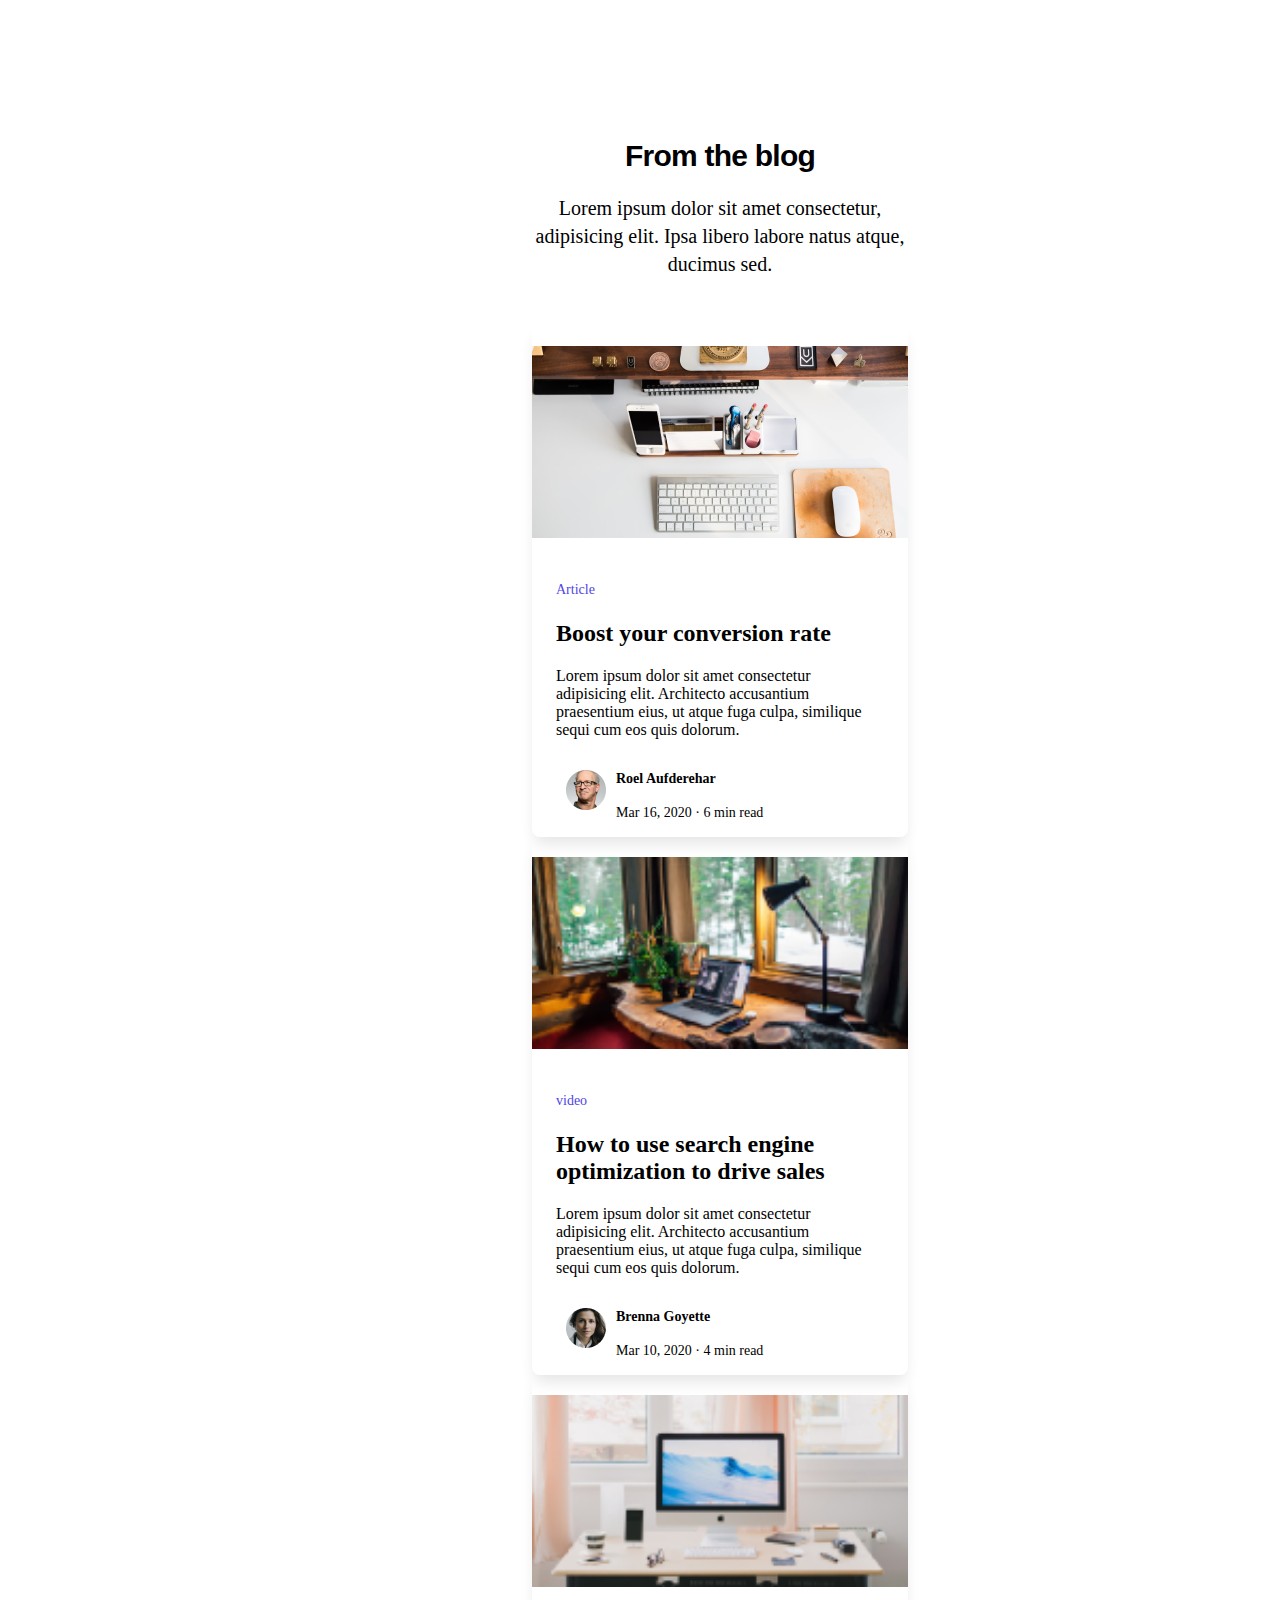
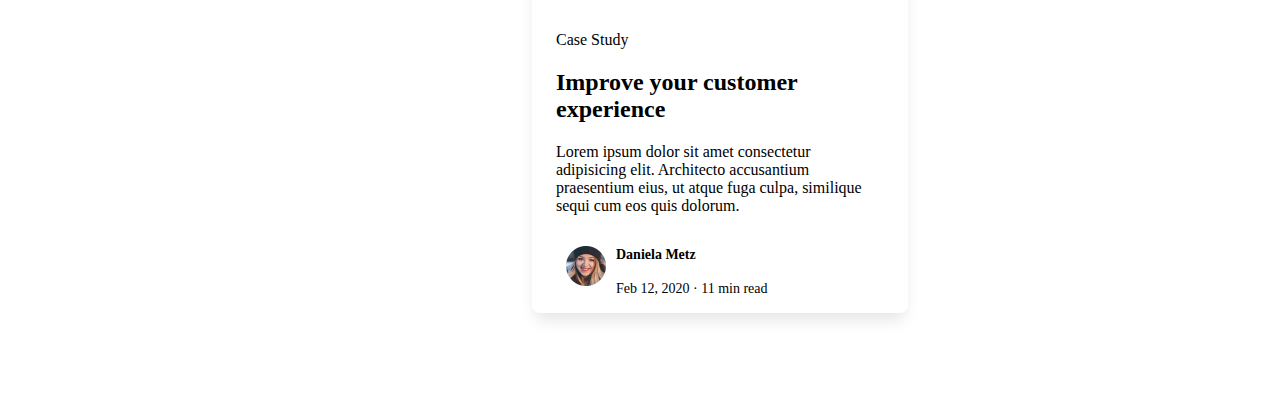
<file: Class_3_assignment/blog-list.html>
<!DOCTYPE html>
<html lang="en">
<head>
  <meta charset="UTF-8">
  <meta name="viewport" content="width=device-width, initial-scale=1.0">
  <title>Document</title>
  
  <link href="blog-list.css" rel="stylesheet" />
</head>
<body>
  
  <div class="container">
    <div class="flex-container">
      <div class="introduction">
      <h1 class="heading">From the blog</h1>
      <p class="intro">Lorem ipsum dolor sit amet consectetur, adipisicing elit. Ipsa libero labore natus atque, ducimus sed.</p>
    </div>
      <div class="card">
        <div class="image">
        <img src="blogImage1.png" class="card-image" alt="">
        </div>
        <div class="card-content">
          <p class="ctype">
            Article
          </p>
          <h2 class="title">Boost your conversion rate</h2>
          <p class="content">Lorem ipsum dolor sit amet consectetur adipisicing elit. Architecto accusantium praesentium eius, ut atque fuga culpa, similique sequi cum eos quis dolorum.</p>
          <div class="writer">
            <div class="avatar"> <img src="blogLogo1.jpg" class="logo"alt=""></div>
            <div class="editor">
              <p class="name">Roel Aufderehar</p>
               <p> Mar 16, 2020 · 6 min read</p>
            </div>
          </div>
        </div>
        </div>
        <!--    
    





      -->
      <div class="card">
        <div class="image">
        <img src="img2.jpg" class="card-image" alt="">
        </div>
        <div class="card-content">
        <p class="ctype">
          video
        </p>
        <h2 class="title">How to use search engine optimization to drive sales</h2>
        <p class="content">Lorem ipsum dolor sit amet consectetur adipisicing elit. Architecto accusantium praesentium eius, ut atque fuga culpa, similique sequi cum eos quis dolorum.</p>
        <div class="writer">
          <div class="avatar"> <img src="Avatar.png" class="logo"alt=""></div>
          <div class="editor">
            <p class="name">Brenna Goyette</p>
             <p> Mar 10, 2020 · 4 min read</p>
          </div>
        </div>
      </div>
      </div>
      <!--      





      --><div class="card">
        <div class="image">
          <img src="img3.jpg" class="card-image"alt="">
          </div>
          <div class="card-content">
            <p class="type">
            Case Study
            </p>
            <h2 class="title">Improve your customer experience</h2>
            <p class="content">Lorem ipsum dolor sit amet consectetur adipisicing elit. Architecto accusantium praesentium eius, ut atque fuga culpa, similique sequi cum eos quis dolorum.</p>
            <div class="writer">
              <div class="avatar"> <img src="lady2.jpg" class="logo"alt=""></div>
              <div class="editor">
                <p class="name">Daniela Metz</p>
                 <p> Feb 12, 2020 · 11 min read</p>
              </div>
            </div>
          </div>
          </div>
          <!--    
            
  
  
  
  
  
        -->
     






    </div>

      



  </div>
  
</body>
</html>
</file>
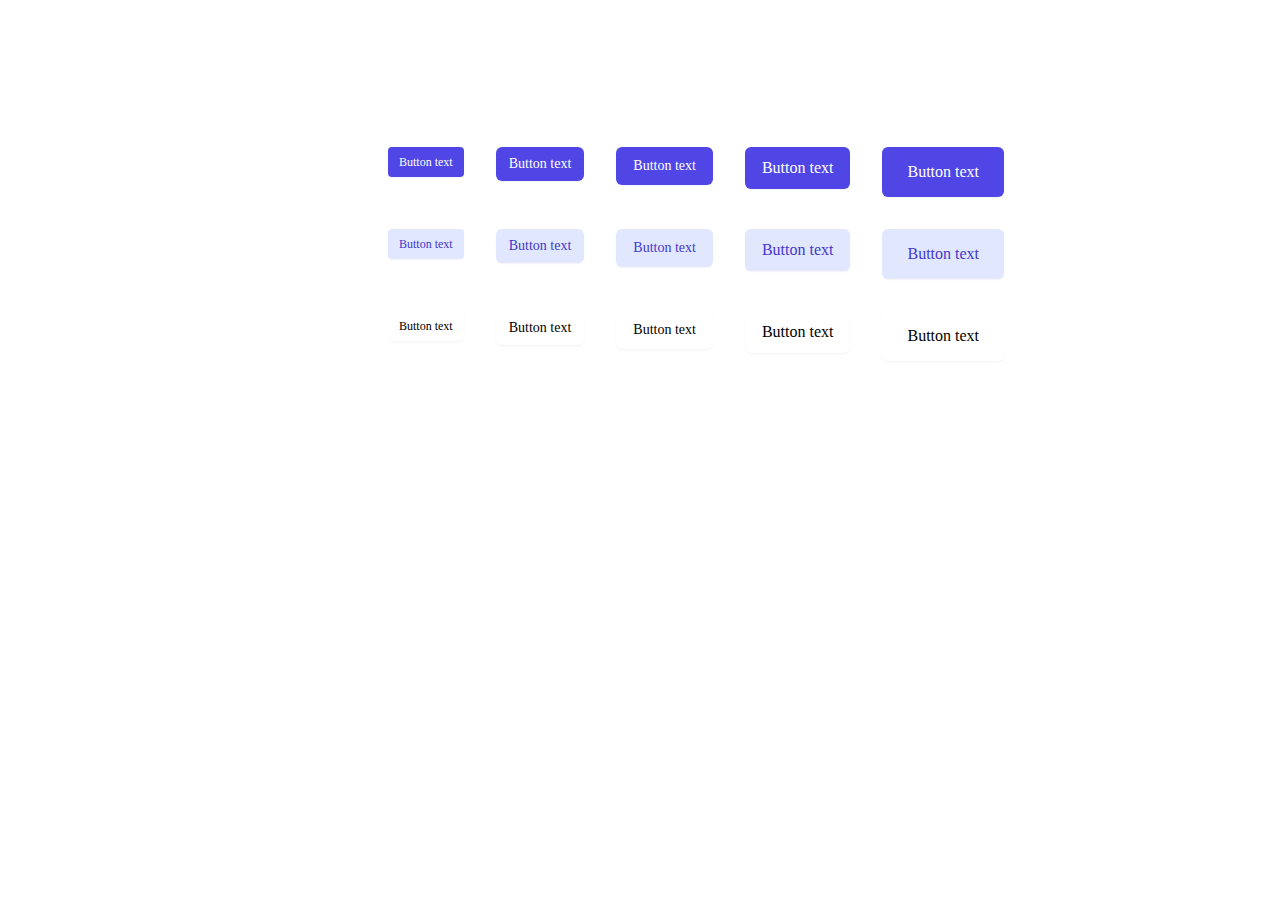
<file: Class_3_assignment/buttons.html>
<!DOCTYPE html>
<html lang="en">
<head>
  <meta charset="UTF-8">
  <meta name="viewport" content="width=device-width, initial-scale=1.0">
  <title>Buttons</title>
<link rel="stylesheet" href="buttons.css">
</head>
<body>
<div class="container">
<div class="container2">

 <div class="buttons" >

  <button class="first" id="b15" >Button text</button>
  <button class="second" id="b11" >Button text</button>
  <button class="third" id="b12">Button text</button>
  <button class="fourth" id="b13">Button text</button>
  <button class="fifth" id="b14">Button text</button>
  

 </div>

 <!-- ================================= -->
<div class="buttons" >

  <button class="first" id="b21">Button text</button>
  <button class="second" id="b22">Button text</button>
  <button class="third" id="b23">Button text</button>
  <button class="fourth" id="b24">Button text</button>
  <button class="fifth" id="b25">Button text</button>

</div>   
 <!-- =======================================  -->

<div class="buttons" >

  <button class="first" id="b31">Button text</button>
  <button class="second"id="b32">Button text</button>
  <button class="third"id="b33">Button text</button>
  <button class="fourth"id="b34">Button text</button>
  <button class="fifth"id="b35">Button text</button>

</div>  


</div>
</div>
</body>
</html>
</file>
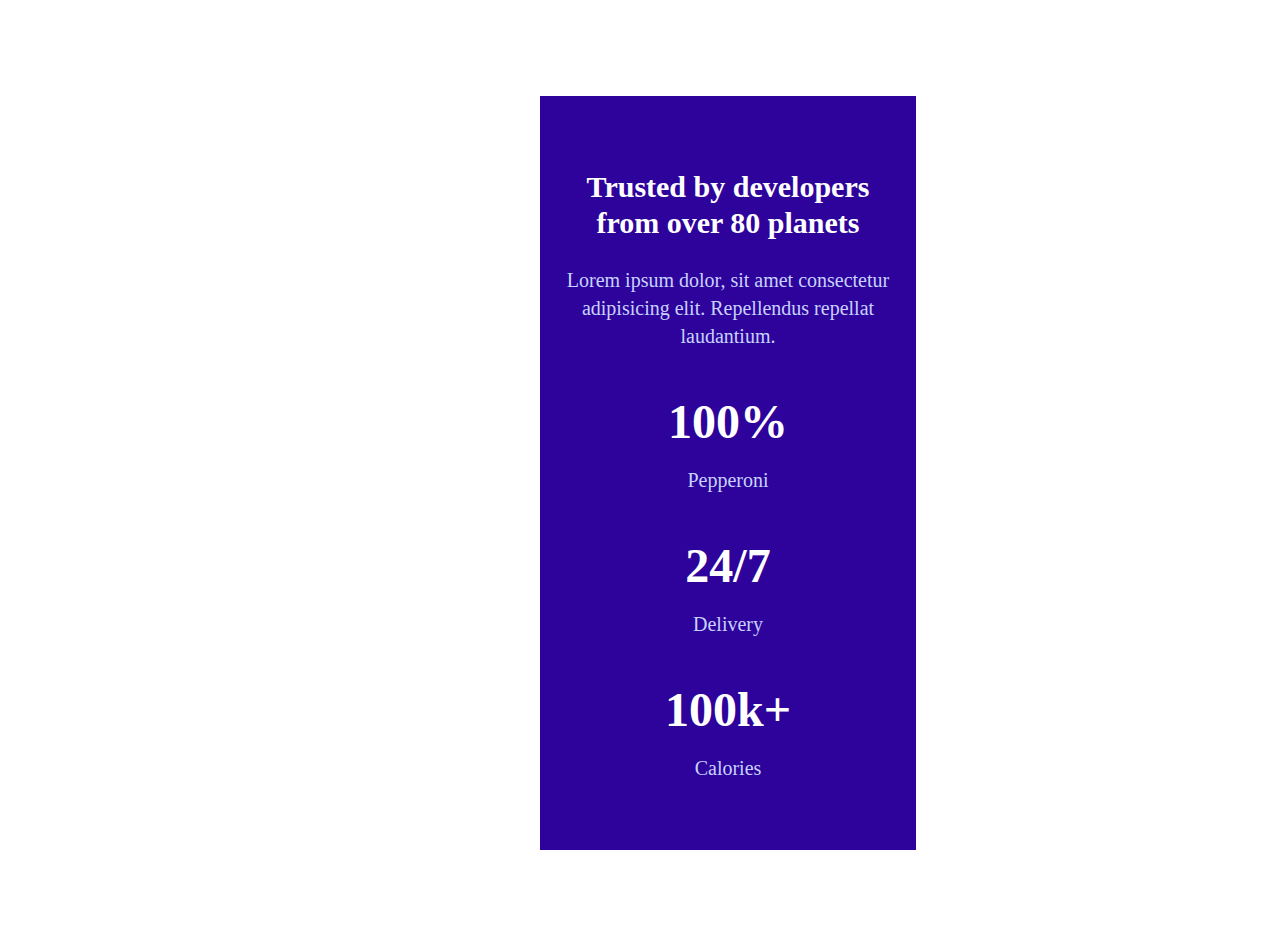
<file: Class_4_assignment/stats.html>
<!DOCTYPE html>
<html lang="en">
<head>
  <meta charset="UTF-8">
  <meta name="viewport" content="width=device-width, initial-scale=1.0">
  <title>Stats</title>
  <link rel="stylesheet" href="stats.css">
</head>
<body>
<div class="container">
<div class="card">
<div>
  <h2 class="heading">Trusted by developers from over 80 planets</h2>
  </div>
  <div>
  <p>Lorem ipsum dolor, sit amet consectetur adipisicing elit. Repellendus repellat laudantium.</p></div>
  <div>
  <p class="large">100%</p>
  <p>Pepperoni</p></div>
<div>
  <p class="large">24/7</p>
  <p>Delivery</p></div>
<div>
  <p class="large">100k+</p>
  <p>Calories</p></div>

</div>

</div>
</body>
</html>
</file>
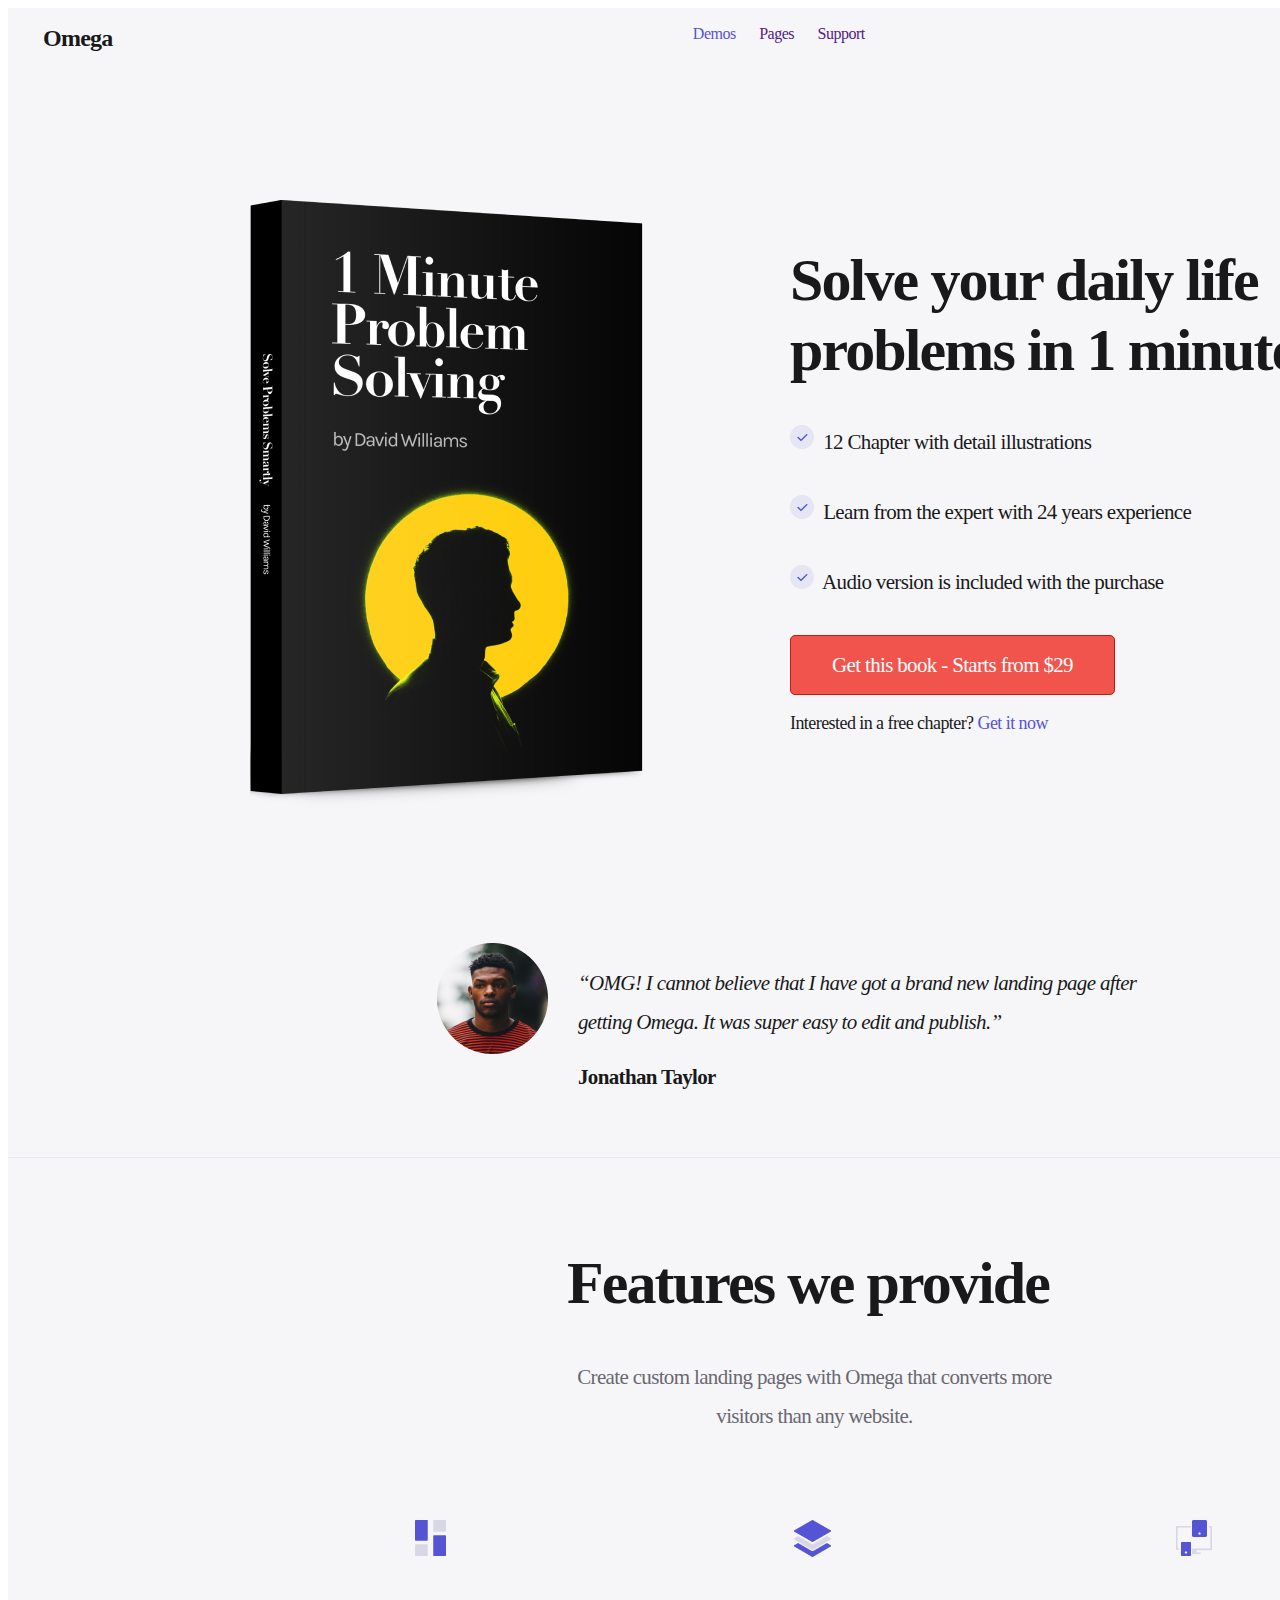
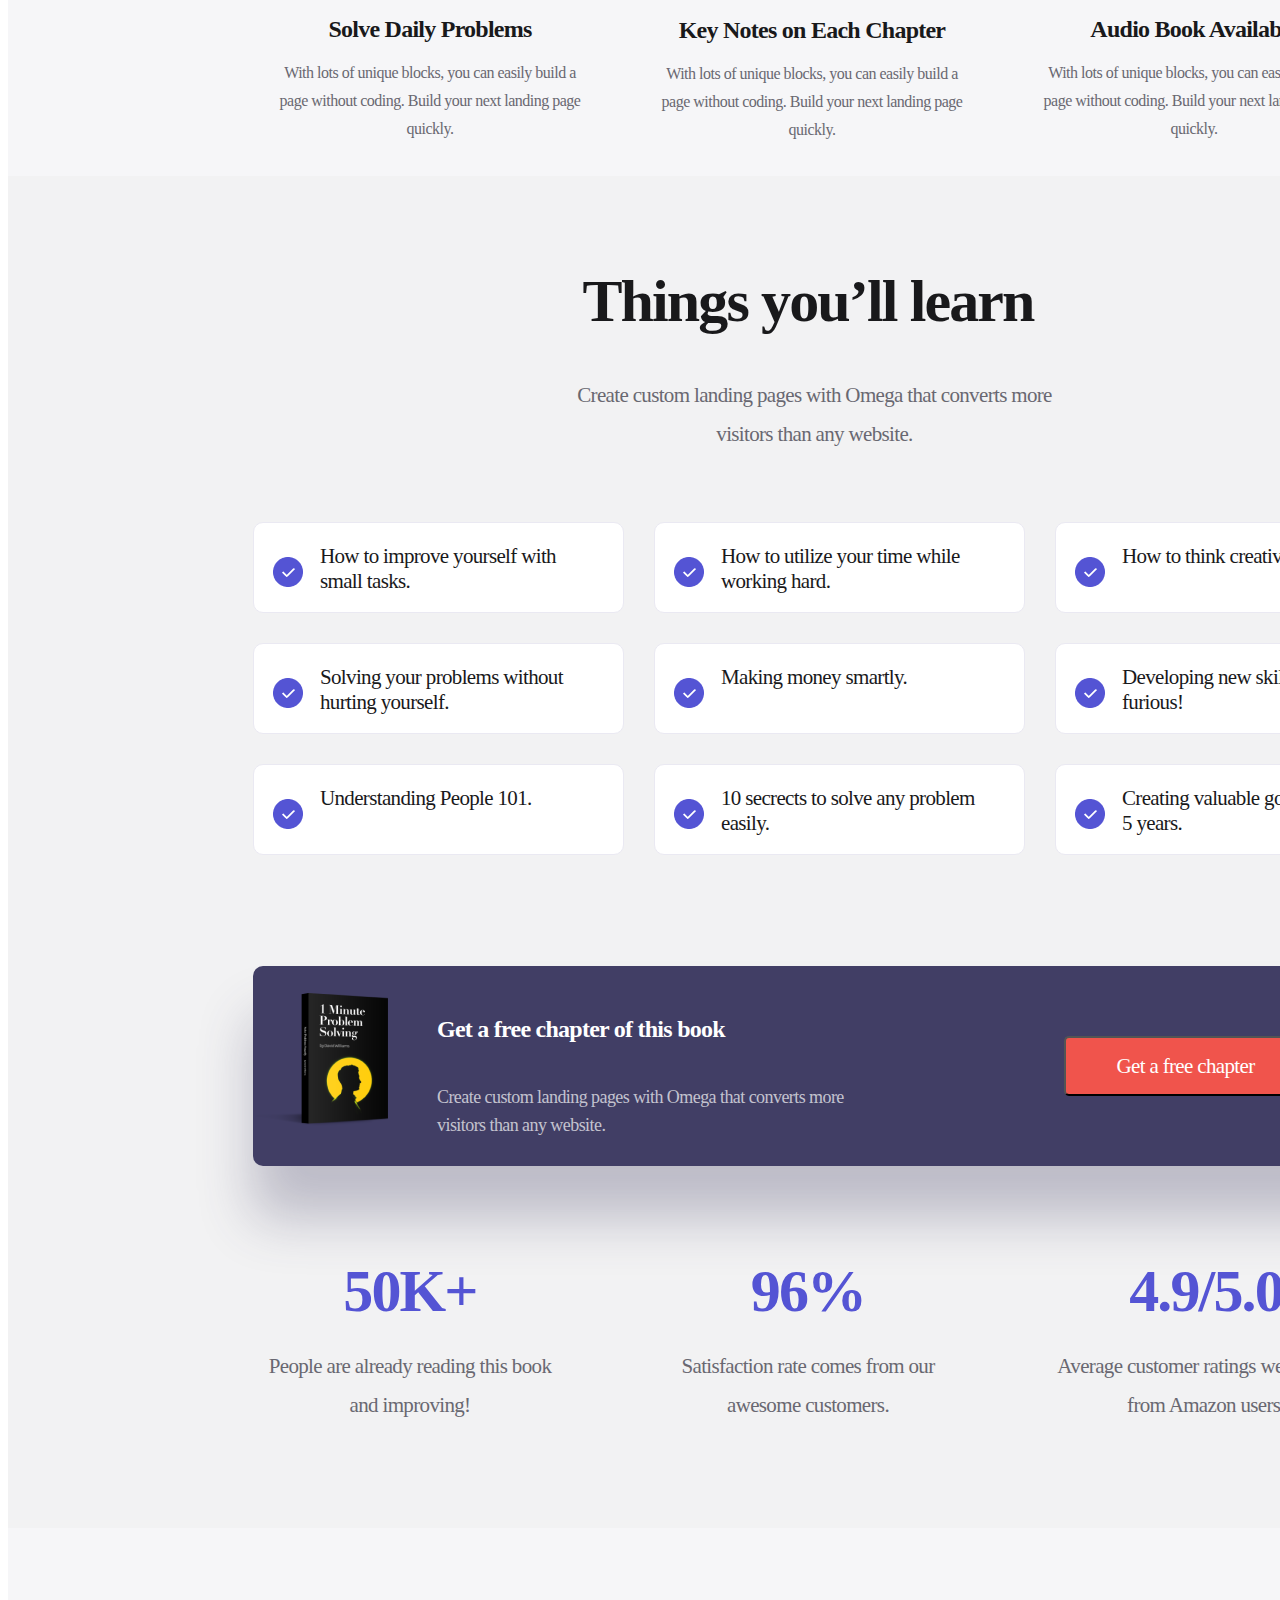
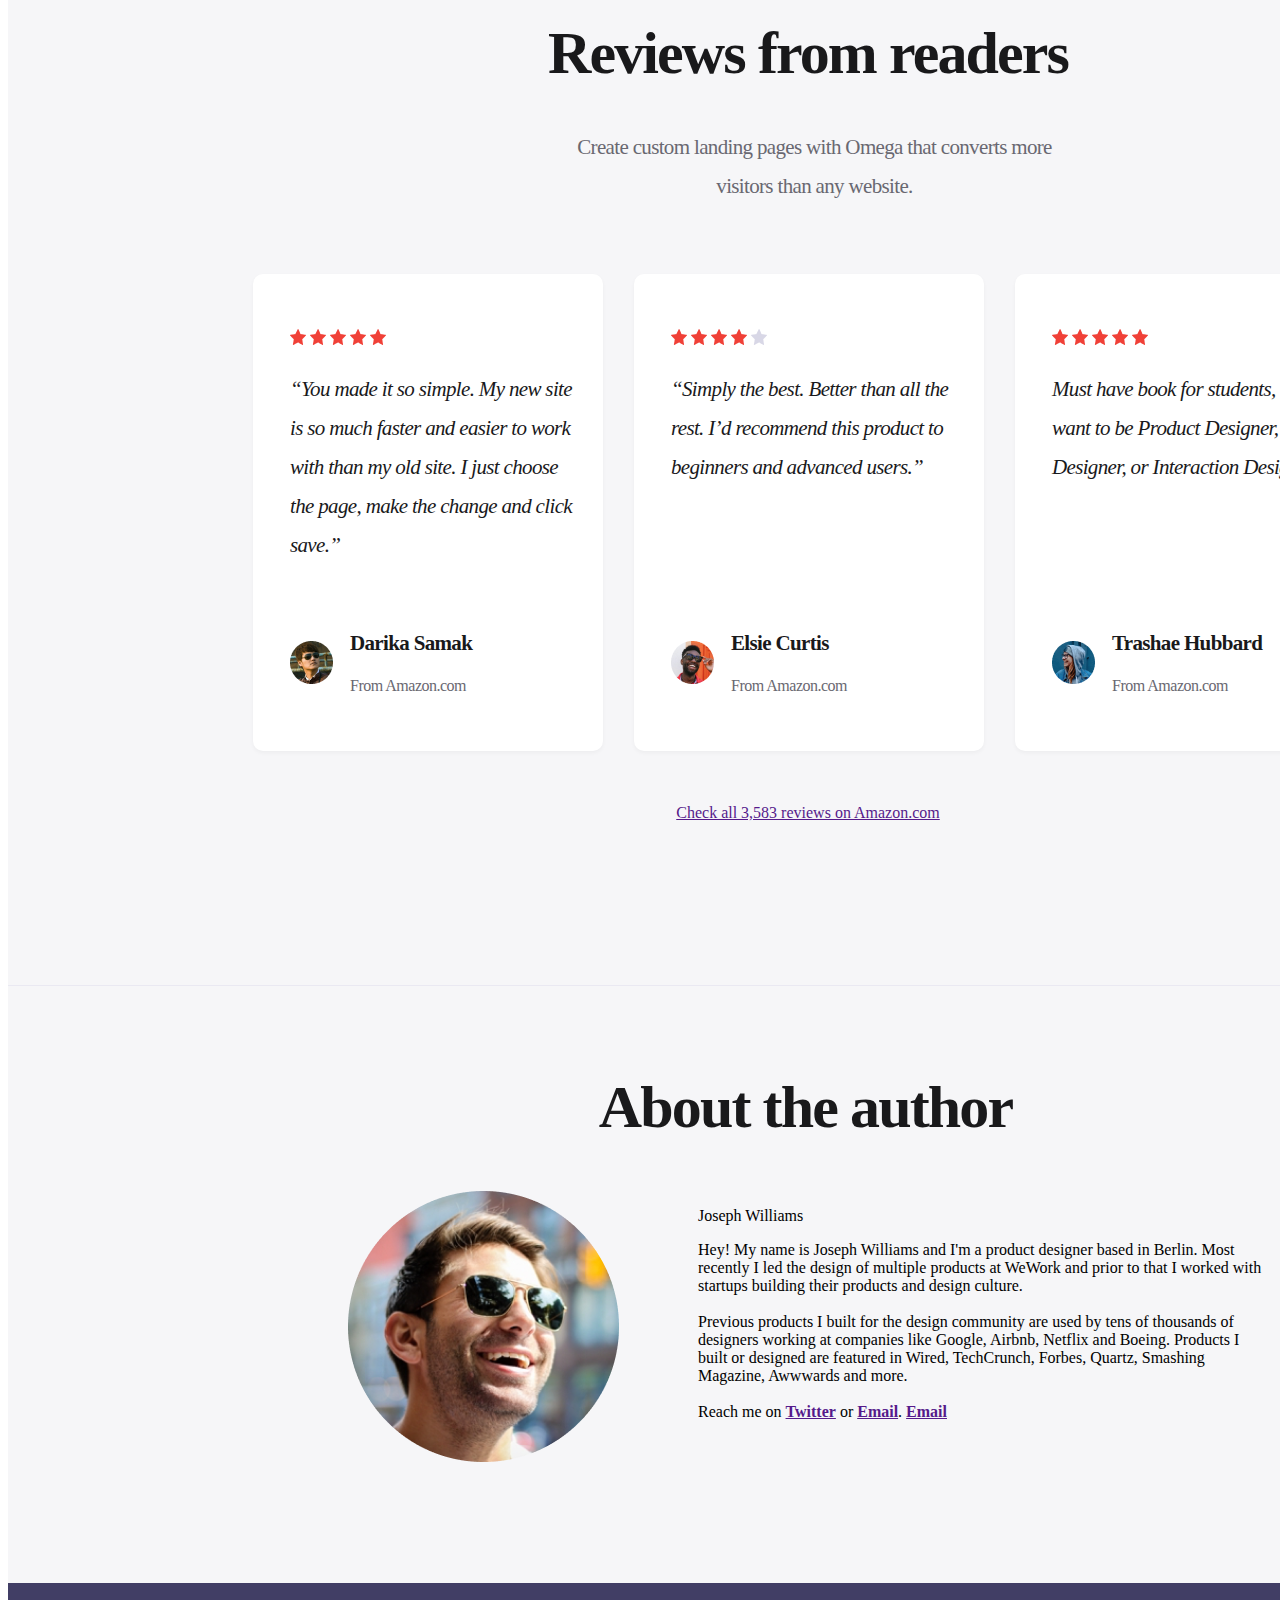
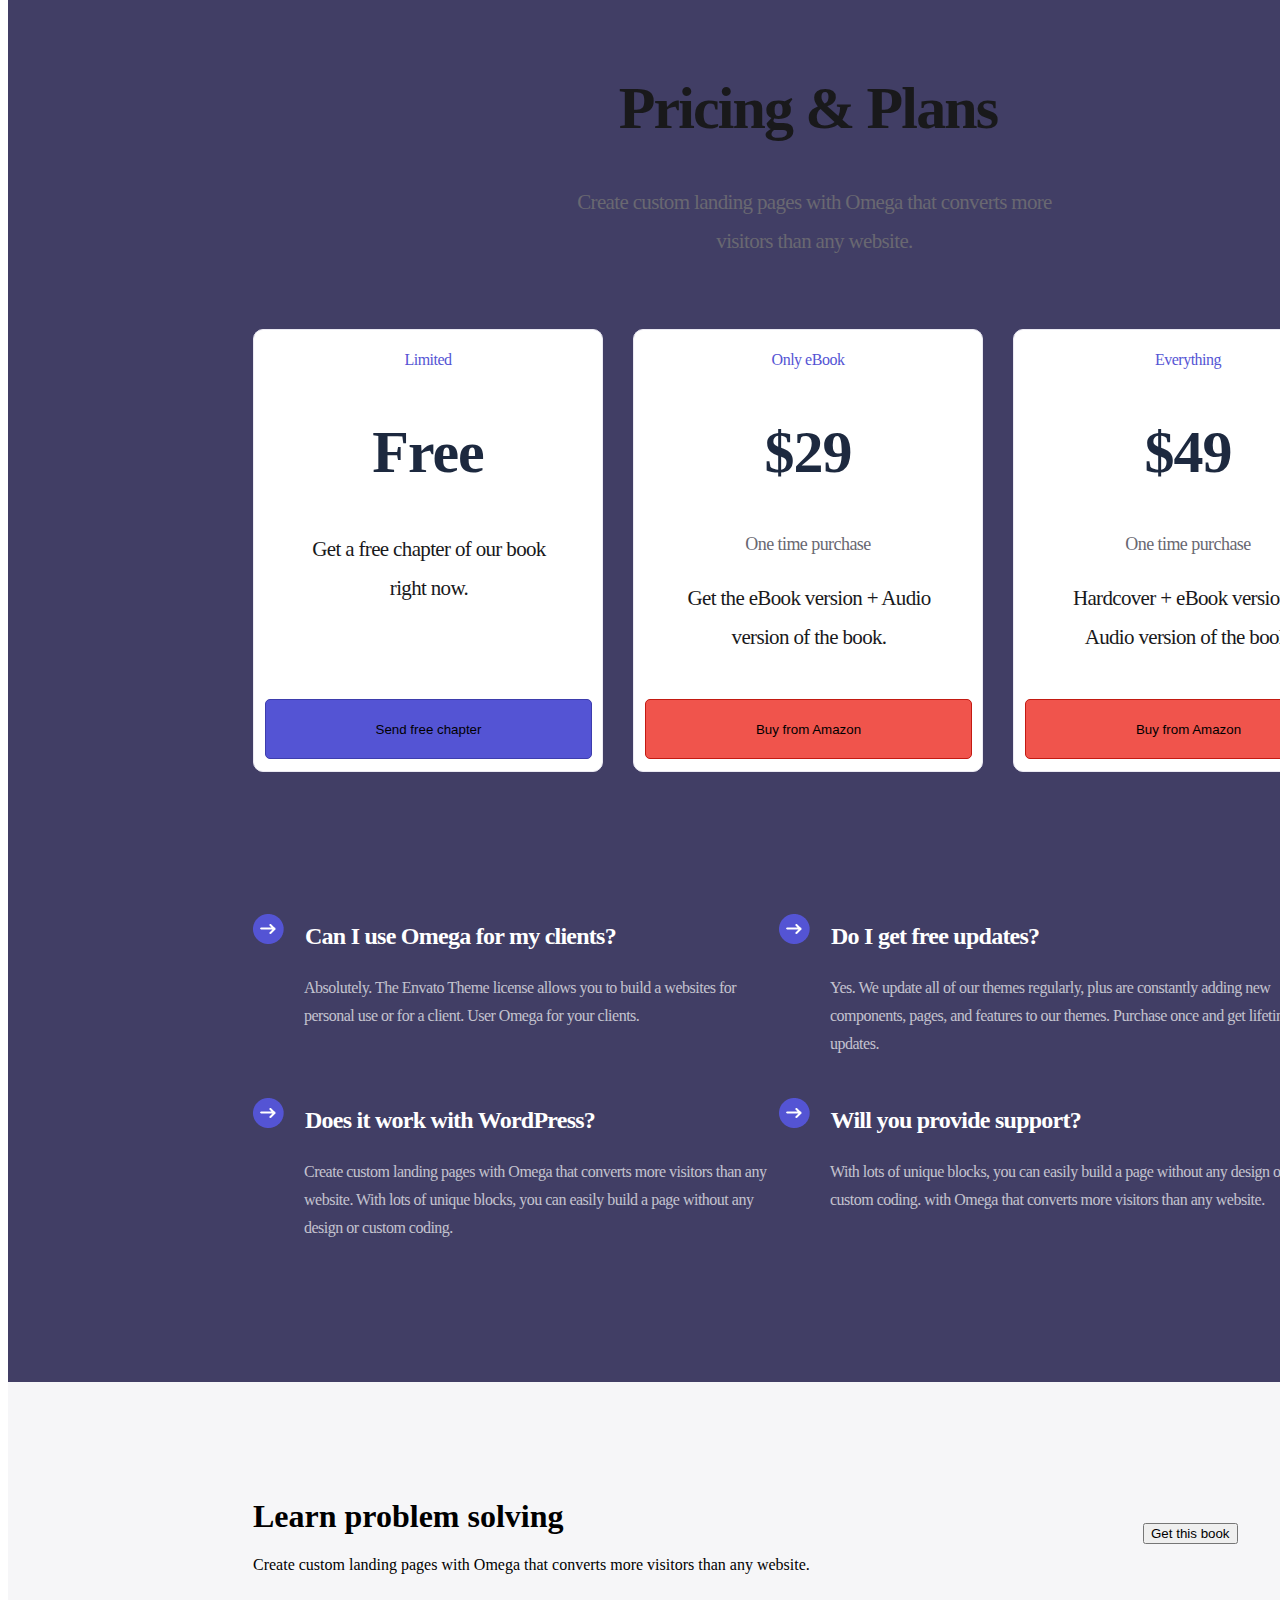
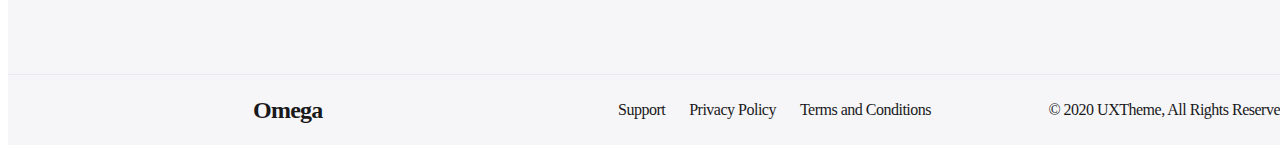
<file: Class_7_Assignment/Book_landing_page.html>
<!DOCTYPE html>
<html lang="en">
<head>
  <meta charset="UTF-8">
  <meta name="viewport" content="width=device-width, initial-scale=1.0">
  <title>Document</title>

  <link rel="stylesheet" href="Book_landing_page.css">
</head>
<body>

  <div class="container">
    <!-- ----------------------------------- -->
   <div class="sub-container1">
     <div class="nav">
       <div class="nav-left">Omega</div>
       
       <div class="nav-mid">
        <a href="">Demos</a>
        <a href="">Pages</a>
        <a href="">Support</a>
      </div>

       <div class="nav-right">
        <button>Get this book</button>
       </div>
     </div>
      <!--NAV END ============ -->

      <div class="hero">
        <div class="hero-left"><img src="images/b1.png" alt=""></div>
        <div class="hero-right">
          <h1 class="heading">Solve your daily life problems in 1 minute.</h1>
          
            <p class="item"><img src="images/Icon-tik.png" alt="">&nbsp 12 Chapter with detail illustrations</p>
            <p class="item"><img src="images/Icon-tik.png" alt="">&nbsp Learn from the expert with 24 years experience</p>
            <p class="item"><img src="images/Icon-tik.png" alt="">&nbsp Audio version is included with the purchase</p>
         
          <button>Get this book - Starts from $29</button>
          <p class="link">Interested in a free chapter?<a href=""> Get it now</a></p>
        </div>
      
      </div>
      <!-- HERO END ============== -->
      <div class="testimonial">
        <div class="t-left"><img src="images/Oval.png" alt=""></div>
        <div class="t-right">
          <p class="italic">“OMG! I cannot believe that I have got a brand new landing page after getting Omega. It was super easy to edit and publish.”</p>
          <p class="author">Jonathan Taylor</p>
        </div>
      </div>
      <!--TESTIMONIAL END ============== -->
      <div class="feature">
        <div class="title">
          <h1>Features we provide</h1>
          <p class="support-txt">Create custom landing pages with Omega that converts more visitors than any website.</p>
        </div>
        <div class="f-bottom">
          <div class="f-icon">
            <p class="icon"><img src="images/f-icon1.png" alt=""></p>
            <h5>Solve Daily Problems</h5>
            <p class="description">With lots of unique blocks, you can easily build a page without coding. Build your next landing page quickly.</p>
          </div>
          <div class="f-icon">
            <p class="icon"><img src="images/f-icon2.png" alt=""></p>
            <h5>Key Notes on Each Chapter</h5>
            <p class="description">With lots of unique blocks, you can easily build a page without coding. Build your next landing page quickly.</p>
          </div>
          <div class="f-icon">
            <p class="icon"><img src="images/f-icon3.png" alt=""></p>
            <h5>Audio Book Available</h5>
            <p class="description">With lots of unique blocks, you can easily build a page without coding. Build your next landing page quickly.
            </p>
          </div>

        </div>
      </div>
      <!--FEATURE END  ============== -->
   </div>


   <!-- ----------------------------------- ----------------------------------------->
   <div class="sub-container2">
    <div class="title">
      <h1>Things you’ll learn</h1>
      <p class="support-txt">Create custom landing pages with Omega that converts more visitors than any website.</p>
    </div>
    <!-- ==========title ends============== -->

    <div class="list">
      <div class="list-item">
        <p class="img"><br><img src="images/v-tik.png" alt=""></p>
        <p class="txt">How to improve yourself with small tasks.</p>
      </div>

      <div class="list-item">
        <p class="img"><br><img src="images/v-tik.png" alt=""></p>
        <p class="txt">How to utilize your time while working hard.</p>
      </div>

      <div class="list-item">
        <p class="img"><br><img src="images/v-tik.png" alt=""></p>
        <p class="txt">How to think creatively.</p>
      </div>

      <div class="list-item">
        <p class="img"><br><img src="images/v-tik.png" alt=""></p>
        <p class="txt">Solving your problems without hurting yourself.</p>
      </div>

      <div class="list-item">
        <p class="img"><br><img src="images/v-tik.png" alt=""></p>
        <p class="txt">Making money smartly.</p>
      </div>

      <div class="list-item">
        <p class="img"><br><img src="images/v-tik.png" alt=""></p>
        <p class="txt">Developing new skills fast and furious!</p>
      </div>

      <div class="list-item">
        <p class="img"><br><img src="images/v-tik.png" alt=""></p>
        <p class="txt">Understanding People 101.</p>
      </div>

      <div class="list-item">
        <p class="img"><br><img src="images/v-tik.png" alt=""></p>
        <p class="txt">10 secrects to solve any problem easily.</p>
      </div>

      <div class="list-item">
        <p class="img"><br><img src="images/v-tik.png" alt=""></p>
        <p class="txt">Creating valuable goal for next 5 years.</p>
      </div>
    </div>
    <!-- ================list ends===============    -->
     <div class="cta">
      <div class="c-left">
          <div class="img"><br><img src="images/sm-book.png" alt=""></div>
          <div class="text">
            <h5>Get a free chapter of this book</h5>
             <p>Create custom landing pages with Omega that converts more visitors than any website.</p>                  
          </div>
      </div>
      <div class="c-right">
        <button>Get a free chapter</button>
      </div>
     </div>
    <!-- =====================cta ends====================== -->

    <div class="facts">
        <div class="f-icon">
          <h3>50K+</h3>
          <p class="text">People are already reading this book and improving!</p>
        </div>
        <div class="f-icon">
          <h3>96%</h3>
          <p class="text">Satisfaction rate comes from our awesome customers.</p>
        </div>
        <div class="f-icon">
          <h3>4.9/5.0</h3>
          <p class="text">Average customer ratings we have got from Amazon users.</p>
        </div>

    </div>
<!-- ==========================facts end=========================== -->

   </div>
   <!-- ----------------------------------- -->
   <div class="sub-container3">
    <div class="title">
      <h1>Reviews from readers</h1>
      <p class="support-txt">Create custom landing pages with Omega that converts more visitors than any website.</p>
    </div>

   <div class="reviews">
    <div class="rev-card">
      <p class="icon"><img src="images/star1.png" alt=""></p>
      <p class="text">“You made it so simple. My new site is so much faster and easier to work with than my old site. I just choose the page, make the change and click save.”</p>
      <div class="author">
        <div class="author-img"><br><img src="images/man1.png" alt=""></div>
      
        <div class="reviewer">
          <br><br>
          <p class="rev-name">Darika Samak</p>
           <p class="company">From Amazon.com</p>                  
        </div>

      </div>
    </div>
     
    <!-- rev-card------------ -->
    <div class="rev-card">
      <p class="icon"><img src="images/star2.png" alt=""></p>
      <p class="text">“Simply the best. Better than all the rest. I’d recommend this product to beginners and advanced users.”</p>
      <div class="author">
        <div class="author-img"><br><img src="images/man2.png" alt=""></div>
        <div class="reviewer">
          <br><br>
          <p class="rev-name">Elsie Curtis</p>
           <p class="company">From Amazon.com</p>                  
        </div>

      </div>
    </div>
     
    <!-- rev-card------------ -->
    <div class="rev-card">
      <p class="icon"><img src="images/star1.png" alt=""></p>
      <p class="text">Must have book for students, who want to be Product Designer, UX Designer, or Interaction Designer.</p>
      <div class="author">
        <div class="author-img"><br><img src="images/man3.png" alt=""></div>
        <div class="reviewer">
          <br><br>
          <p class="rev-name">Trashae Hubbard</p>
           <p class="company">From Amazon.com</p>                  
        </div>

      </div>
    </div>
     
    <!-- rev-card------------ -->
  
  </div>
<!-- -----------------------------reviews end------------------------- -->

 
<div class="click">
  <a href="">Check all 3,583 reviews on Amazon.com</a>
</div>

<div class="about-author">

<div class="heading">
  <h2>About the author</h2>
</div>
<div class="profile">
  <div class="image"> <img src="images/author.png" alt=""></div>
  <div class="bio">
    <p ><span class="name">Joseph Williams</span></p>
    <p >
      Hey! My name is Joseph Williams and I'm a product designer based in Berlin. Most recently I led the design of multiple products at WeWork and prior to that I worked with startups building their products and design culture. <br><br>

Previous products I built for the design community are used by tens of thousands of designers working at companies like Google, Airbnb, Netflix and Boeing. Products I built or designed are featured in Wired, TechCrunch, Forbes, Quartz, Smashing Magazine, Awwwards and more. <br><br>

Reach me on <a href=""><b>Twitter</b></a> or <a href=""><b>Email</b></a>.  <a href=""><b>Email</b></a>
    </p>
  </div>
</div>

</div>
<!-- =========================about-author ends========================= -->


</div>
   <!-- ----------------------------------- -->


   <div class="sub-container4">

    <div class="title">
      <h1>Pricing & Plans</h1>
      <p class="support-txt">Create custom landing pages with Omega that converts more visitors than any website.</p>
    </div>

   <div class="pricing">
     <div class="cards">
      <div class="card">
        <p class="type">Limited</p>
        <h2>Free</h2>
  
        <p class="description">Get a free chapter of our book right now.</p>
        <button class="indigo">Send free chapter</button>
      </div>
      <!-- -----------------card end--------- -->
      <div class="card">
        <p class="type">Only eBook</p>
        <h2>$29</h2>
        <p class="support">One time purchase</p>
        <p class="description">Get the eBook version + Audio version of the book.</p>
        <button class="danger">Buy from Amazon</button>
      </div>
      <!-- -----------------card end--------- -->
      <div class="card">
        <p class="type">Everything</p>
        <h2>$49</h2>
        <p class="support">One time purchase</p>
        <p class="description">Hardcover + eBook version + Audio version of the book.</p>
        <button class="danger">Buy from Amazon</button>
      </div>
      <!-- -----------------card end--------- -->


     </div>
     <!-- -============================cards end============ -->
    <div class="faq">
     <div class="block">
     <p class="question"><img src="images/arrow.png" alt="">&nbsp &nbsp Can I use Omega for my clients?</p>
     <p class="answer">Absolutely. The Envato Theme license allows you to build a websites for personal use or for a client. User Omega for your clients.</p>
     </div>

     <div class="block">
      <p class="question"><img src="images/arrow.png" alt="">&nbsp &nbsp Do I get free updates?</p>
      <p class="answer">Yes. We update all of our themes regularly, plus are constantly adding new components, pages, and features to our themes. Purchase once and get lifetime updates.</p>
      </div>

      <div class="block">
        <p class="question"><img src="images/arrow.png" alt="">&nbsp &nbsp Does it work with WordPress?</p>
        <p class="answer">Create custom landing pages with Omega that converts more visitors than any website. With lots of unique blocks, you can easily build a page without any design or custom coding. </p>
        </div>

        <div class="block">
          <p class="question"><img src="images/arrow.png" alt="">&nbsp &nbsp Will you provide support?</p>
          <p class="answer">With lots of unique blocks, you can easily build a page without any design or custom coding. with Omega that converts more visitors than any website.</p>
          </div>

    </div>
    <!-- ========================blocks end================== -->

   </div>

   </div>
   <!-- ----------------------------------- -->
   <div class="sub-container5">
    
   <div class="sol-con">
    <div class="solving">
      <div class="heading">
        <h1>Learn problem solving</h1>
      <p class="support-txt">Create custom landing pages with Omega that converts more visitors than any website.</p>
      </div>
      <div class="button"><button>Get this book</button>
      </div>
    </div>
  </div>



    <div class="footer">
      <div class="f-left">Omega</div>
      
      <div class="f-mid">
        <a href="">Support</a>
       <a href="">Privacy Policy</a>
       <a href="">Terms and Conditions</a>
       
     </div>

      <div class="f-right">
       <p class="copy-right">© 2020 UXTheme, All Rights Reserved</p>
      </div>
    </div>
     

  
   </div>

  </div>
  
</body>
</html>
</file>
<file: Class_3_assignment/blog-list.css>
.container {

  overflow: auto;
  background-color:  rgba(249, 249, 249, 1);
}
.flex-container {
  padding-top: 110px;
  left: 532px;
  right:532px;
  width: 376px;
  display: flex;
  position: absolute;
  align-items: flex-start;
  flex-direction: column;
  justify-content: space-between;
  padding-bottom: 102px;
}

.introduction{
  align-items: center;
  padding-bottom:28px;
}

.card{
  padding-top: 20px;
  box-sizing: border-box;
  border-radius: 8px 8px;
  background: var(--white, #FFF);
  
  /* /shadow/lg */
  box-shadow: 0px 4px 6px -2px rgba(0, 0, 0, 0.05), 0px 10px 15px -3px rgba(0, 0, 0, 0.10);

  display: flex;
  overflow: hidden;
  align-self: stretch;
  align-items: flex-start;
  flex-direction: column;display: flex;
  overflow: hidden;
  align-self: stretch;
  box-shadow: 0px 10px 15px -3px rgba(0, 0, 0, 0.10000000149011612) ;
  align-items: flex-start;
  border-radius: 8px;
  flex-direction: column;
  background-color: var(--dl-color-default-white);
  
}


/* .writer{
  display: inline;
} */

.ctype {
  color: var(--indigo-600, #4F46E5);
  /* text-sm/leading-5/font-medium */
  font-family: Inter;
  font-size: 14px;
  font-style: normal;
  font-weight: 500;
  line-height: 20px;
}
.writer{
  display:flex;
}

.writer p{
  
  font-size: 14px;
font-style: normal;
font-weight: 500;
line-height: 20px;
color:gray/500;
}


.writer .editor .name{
  line-height: 20px;
  font-weight: bold;
  color:gray/900;
}
.card-image{
  width: 376px;
  height: 192px;
}
.card-content{
  
  padding-left:24px ;
  padding-right:24px ;
  padding-top :24px ;
}
.logo{
  height:40px;
  width:40px;
  padding-top: 15px;
  padding-left: 10px;
  padding-right: 10px;
}

h1 {
  font-family:sans-serif;
  text-align: center;
  font-size: 30px;
font-style: normal;
font-weight: 800;
line-height: 36px; /* 120% */
letter-spacing: -0.75px;
 }
 .intro{
  text-align: center;
  font-size: 20px;
font-style: normal;
font-weight: 400;
line-height: 28px;
color:gray/500;
 }
</file>
<file: Class_3_assignment/buttons.css>
.container{
  width:100%;
  
}

.container2{
  display: flex;
  padding: 139px 380px 131px 380px;
  flex-direction: column;
  align-items: flex-start;
  gap: 32px;

}
.buttons{
  display: flex;
align-items: flex-start;
flex-wrap: nowrap;
gap: 32px;
}

#b11{
  color: var(--white, #FFF);
  background: var(--indigo-600, #4F46E5);
  border: none;
box-shadow: 0px 1px 2px 0px rgba(0, 0, 0, 0.05);
}
#b12{
  color: var(--white, #FFF);
  background: var(--indigo-600, #4F46E5);
  border: none;
box-shadow: 0px 1px 2px 0px rgba(0, 0, 0, 0.05);
}
#b13{
  color: var(--white, #FFF);
  background: var(--indigo-600, #4F46E5);
  border: none;
box-shadow: 0px 1px 2px 0px rgba(0, 0, 0, 0.05);
}
#b14{
  color: var(--white, #FFF);
  background: var(--indigo-600, #4F46E5);
  border: none;
box-shadow: 0px 1px 2px 0px rgba(0, 0, 0, 0.05);
}

#b15{
  color: var(--white, #FFF);
  background: var(--indigo-600, #4F46E5);
  border: none;
box-shadow: 0px 1px 2px 0px rgba(0, 0, 0, 0.05);
}

#b21{
  color:var(--indigo-700, #4338CA);
  background-color:var(--indigo-100, #E0E7FF);
  border: none;
box-shadow: 0px 1px 2px 0px rgba(0, 0, 0, 0.05);
}
#b22{
  color:var(--indigo-700, #4338CA);
  background-color:var(--indigo-100, #E0E7FF);
  border: none;
box-shadow: 0px 1px 2px 0px rgba(0, 0, 0, 0.05);
}
#b23{
  color:var(--indigo-700, #4338CA);
  background-color:var(--indigo-100, #E0E7FF);
  border: none;
box-shadow: 0px 1px 2px 0px rgba(0, 0, 0, 0.05);
}
#b24{
  color:var(--indigo-700, #4338CA);
  background-color:var(--indigo-100, #E0E7FF);
  border: none;
box-shadow: 0px 1px 2px 0px rgba(0, 0, 0, 0.05);
}
#b25{
  color:var(--indigo-700, #4338CA);
  background-color:var(--indigo-100, #E0E7FF);
  border: none;
box-shadow: 0px 1px 2px 0px rgba(0, 0, 0, 0.05);
}

#b31{
 background-color:  var(--white, #FFF);
  border: none;
box-shadow: 0px 1px 2px 0px rgba(0, 0, 0, 0.05);
}

#b32{
  background-color:  var(--white, #FFF);
   border: none;
 box-shadow: 0px 1px 2px 0px rgba(0, 0, 0, 0.05);
 }
 #b33{
  background-color:  var(--white, #FFF);
   border: none;
 box-shadow: 0px 1px 2px 0px rgba(0, 0, 0, 0.05);
 }
 #b34{
  background-color:  var(--white, #FFF);
   border: none;
 box-shadow: 0px 1px 2px 0px rgba(0, 0, 0, 0.05);
 }
 #b35{
  background-color:  var(--white, #FFF);
   border: none;
 box-shadow: 0px 1px 2px 0px rgba(0, 0, 0, 0.05);
 }






.first{
  /* color: var(--white, #FFF); */
  /* text-xs/leading-4/font-medium */
  font-family: Inter;
  font-size: 12px;
  font-style: normal;
  font-weight: 500;
  line-height: 16px;


padding: 7px 11px;
justify-content: center;
align-items: center;
border-radius: 4px;
/* background: var(--indigo-600, #4F46E5); */
/* shadow/sm */
box-shadow: 0px 1px 2px 0px rgba(0, 0, 0, 0.05);
text-wrap:nowrap;

}
.second{
  

  /* text-sm/leading-4/font-medium */
  font-family: Inter;
  font-size: 14px;
  font-style: normal;
  font-weight: 500;
  line-height: 16px; /* 114.286% */

  display: flex;
  padding: 9px 13px;
  justify-content: center;
  align-items: center;
  border-radius: 6px;

/* shadow/sm */
box-shadow: 0px 1px 2px 0px rgba(0, 0, 0, 0.05);
text-wrap:nowrap;
}

.third{
 

  /* text-sm/leading-5/font-medium */
  font-family: Inter;
  font-size: 14px;
  font-style: normal;
  font-weight: 500;
  line-height: 20px; /* 142.857% */

  display: flex;
  padding: 9px 17px;
  justify-content: center;
  align-items: center;
  border-radius: 6px;


/* shadow/sm */
box-shadow: 0px 1px 2px 0px rgba(0, 0, 0, 0.05);
text-wrap:nowrap;

}

.fourth{

  

  /* text-base/leading-6/font-medium */
  font-family: Inter;
  font-size: 16px;
  font-style: normal;
  font-weight: 500;
  line-height: 24px; /* 150% */

  display: flex;
padding: 9px 17px;
justify-content: center;
align-items: center;
border-radius: 6px;


/* shadow/sm */
box-shadow: 0px 1px 2px 0px rgba(0, 0, 0, 0.05);
  text-wrap:nowrap;
}

.fifth{
  

/* text-base/leading-6/font-medium */
font-family: Inter;
font-size: 16px;
font-style: normal;
font-weight: 500;
line-height: 24px; /* 150% */
  display: flex;
padding: 13px 25px;
justify-content: center;
align-items: center;
border-radius: 6px;


/* shadow/sm */
box-shadow: 0px 1px 2px 0px rgba(0, 0, 0, 0.05);
text-wrap:nowrap;
}
</file>
<file: Class_4_assignment/stats.css>
.container{
width: 1440px;
padding: 88px 0px 86px 0px;
align-items: center;

}
.card{
margin-left: 532px;
margin-right: 532px;
padding: 48px 16px;
box-sizing: border-box;
/* border-left: 532px;
border-right: 532px; */
align-items: center;
gap: 40px;
align-self: stretch;
background-color: rgb(46, 3, 156)

}

h2{
  color: var(--white, #FFF);
text-align: center;
font-size: 30px;
font-style: normal;
font-weight: 800;
line-height: 36px; /* 120% */
}

p.large{
  color: var(--white, #FFF);
  text-align: center;
  
  /* text-5xl/leading-none/font-extrabold */
  font-family: Inter;
  font-size: 48px;
  font-style: normal;
  font-weight: 800;
  line-height: 48px; /* 100% */
  margin-bottom: 0px;
}

p{
  color: var(--indigo-200, #C7D2FE);
  text-align: center;
  
  /* text-xl/leading-7/font-normal */
  font-family: Inter;
  font-size: 20px;
  font-style: normal;
  font-weight: 400;
  line-height: 28px; /* 140% */
}
</file>
<file: Class_7_Assignment/Book_landing_page.css>
:root{
  --content-width:1110px;
}

.container{
  width:1600px;
  display: flex;
  flex-direction: column;
  gap:0px;
}

.sub-container1{
  background: #F6F6F8;
  overflow: hidden;
  left: 0px;
  top:0px;
  
}

/* ------------------------------------------ */
.nav{
  width:1548px;
  margin-left:35px;
  display: flex;
  justify-content: space-between;
  padding-top:17px;
}

.nav-left{
  color: #19191B;
font-family: (Circular Std,sans-serif);
font-size: 24px;
font-style: normal;
font-weight: 900;
line-height: normal;
letter-spacing: -0.75px;
}

.nav-mid{
  color: #19191B;
font-family: Circular Std;
font-size: 16px;
font-style: normal;
font-weight: 450;
line-height: normal;
letter-spacing: -0.5px;

}
.nav-mid a:first-child{
  color:#5454D4;
}

.nav-mid a{
  text-decoration:none;
  padding-left:10px ;
  padding-right: 10px;
}

.nav-right button{
  width: 146px;
  height: 45px;
  border-radius: 5px;
border: 1px solid #C31A12;
background: #F0544C;
color: #FFF;
text-align: center;
font-family: (Circular Std,sans-serif);
font-size: 16px;
font-style: normal;
font-weight: 500;
line-height: normal;
letter-spacing: -0.5px;
}

/* ---------------------------------------- */

.hero{
  width: var(--content-width);
  margin-left:242px;
  display: flex;
  gap:144px;

}

.hero-left{
  margin-top: 130px;
  width:396px;
}

.hero-right{
  margin-top: 135px;
  width:570px;
}
.hero-right h1{
  color: #19191B;
font-family: Circular Std;
font-size: 60px;
font-style: normal;
font-weight: 700;
line-height: 70px; /* 116.667% */
letter-spacing: -1.876px;
}
 
.hero-right .item{

color: #19191B;
font-family: (Circular Std,sans-serif);
font-size: 21px;
font-style: normal;
font-weight: 500;
line-height: normal;
letter-spacing: -0.657px;
padding-bottom: 19px;

} 

.hero-right .link{
  color: #19191B;
  font-family: Circular Std;
  font-size: 18px;
  font-style: normal;
  font-weight: 500;
  line-height: normal;
  letter-spacing: -0.563px;
}

.hero-right  a{
  color:#5454D4;
  text-decoration: none;
}

.hero-right button{
  width: 325px;
height: 60px;
border-radius: 5px;
border: 1px solid #C31A12;
background: #F0544C;
color: #FFF;
text-align: center;
font-family: Circular Std;
font-size: 21px;
font-style: normal;
font-weight: 500;
line-height: normal;
letter-spacing: -0.657px;
}
/* ---------------------------------------- */

.testimonial{
  margin-top: 130px;
  height: 215px;
  display: flex;
  justify-content: center;
  gap: 30px;
  box-sizing: border-box;
  border-bottom: 1px solid #EAE9F2;
}
.t-left{
  width: 111px;
height: 111px;
flex-shrink: 0;
}
.t-right{
  width: 601px;
height: 78px;
flex-shrink: 0;

}
.t-right .italic{
  color: #19191B;
font-family: Circular Std;
font-size: 21px;
font-style: italic;
font-weight: 450;
line-height: 39px; /* 185.714% */
letter-spacing: -0.657px;
}
.t-right .author{
  color: #19191B;
font-family: Circular Std;
font-size: 21px;
font-style: normal;
font-weight: 700;
line-height: 28px; /* 133.333% */
letter-spacing: -0.657px;
}

.title{
  width: 774px;
  height: 166px;
  flex-shrink: 0;
   margin-top: 90px;
   margin-bottom: 90px;
   margin-left:413px;
}
.title h1{
  color: #19191B;
text-align: center;
font-family: Circular Std;
font-size: 60px;
font-style: normal;
font-weight: 700;
line-height: 70px; /* 116.667% */
letter-spacing: -1.876px;
}
.title .support-txt{
  width: 523px;
  margin-left: 132px;
  color: #696871;
text-align: center;
font-family: Circular Std;
font-size: 21px;
font-style: normal;
font-weight: 450;
line-height: 39px; /* 185.714% */
letter-spacing: -0.657px;
}

.f-bottom{
  display: flex;
  padding-left: 265px;
  padding-right: 265px;
  gap:68px;
  background-color: #F6F6F8;
  overflow: hidden;
}
.f-icon{
  width: 311px;
 display: flex;
 flex-direction: column;
 align-items: center;
 text-align: center;
}
.f-icon h5{
  margin-bottom: 0px;
  color: #19191B;
text-align: center;
font-family: Circular Std;
font-size: 24px;
font-style: normal;
font-weight: 700;
line-height: normal;
letter-spacing: -0.75px;
}
.f-icon .description{
  color: #696871;
  text-align: center;
  font-family: Circular Std;
  font-size: 16px;
  font-style: normal;
  font-weight: 450;
  line-height: 28px; /* 175% */
  letter-spacing: -0.5px;
}

/* ----------------------------------------------------------------------- */
.sub-container2{
  background: #F2F2F3;
 
}

.list{
  width:var(--content-width);
  margin-left: 245px;
  margin-bottom: 111px;
  display: grid;
  gap: 30px;
  justify-content: space-between;
  align-content: center;
  align-items: center;
  grid-template-columns:repeat(3,1fr) ;
}

.list-item{
  display: flex;
  gap:17px;
  width: 350px;
  height: 89px;
  flex-shrink: 0;  
  border-radius: 10px;
border: 1px solid #EAE9F2;
background: #FFF;
  padding-left: 19px;
  
}
.list-item .txt{
  width: 254px;
  color: #19191B;
font-family: Circular Std;
font-size: 21px;
font-style: normal;
font-weight: 500;
line-height: normal;
letter-spacing: -0.657px;
}

/* ------------------------------------------------------------------ */
.cta{
  width: 1110px;
height: 200px;
margin-left: 245px;
display: flex;
flex-shrink: 0;
border-radius: 10px;
background: #413E65;
box-shadow: 0px 52px 54px 0px rgba(65, 62, 101, 0.30);
justify-content:space-between;
align-items: center;
}

.c-left{
  display: flex;
  gap: 48px;
}

.c-left h5{
  color: #FFF;
font-family: Circular Std;
font-size: 24px;
font-style: normal;
font-weight: 700;
line-height: normal;
letter-spacing: -0.75px;
}

.c-left .text{
  width: 413px;
  color: rgba(255, 255, 255, 0.70);
font-family: Circular Std;
font-size: 18px;
font-style: normal;
font-weight: 450;
line-height: 28px; /* 155.556% */
letter-spacing: -0.563px;
}


.c-right button{
  color: #FFF;
  width: 243px;
height: 60px;
margin-right: 56px;
flex-shrink: 0;
border-radius: 5px;
background: #F0544C;
font-family: Circular Std;
font-size: 21px;
font-style: normal;
font-weight: 500;
line-height: normal;
letter-spacing: -0.657px;
}

/* ---------------------------------------------------------- */

.facts{
  width:var(--content-width);
  margin-left:245px;
  margin-top: 90px;
  display: flex;
  justify-content: space-between;
  gap:65px;
  
}

.f-icon{
  width: 314px;
height: 166px;
flex-shrink: 0;
margin-bottom: 106px;
}
.f-icon h3{
  margin-top: 0px;
  color: #5454D4;
text-align: center;
font-family: Circular Std;
font-size: 60px;
font-style: normal;
font-weight: 700;
line-height: 70px; /* 116.667% */
letter-spacing: -1.876px;
margin-bottom: 0px;
}

.f-icon .text{
  color: #696871;
text-align: center;
font-family: Circular Std;
font-size: 21px;
font-style: normal;
font-weight: 450;
line-height: 39px; /* 185.714% */
letter-spacing: -0.657px;
}

/* -------------------------------------------- */

.sub-container3{
  background: #F6F6F8;
}

.reviews{
  width:var(--content-width);
  display: flex;
  justify-content: space-between;
  gap:31px;
  margin-left: 245px;
}
.rev-card{
  position: relative;
  width:350px;
  height: 403px;
  padding:39px 17px 35px 37px;
  border-radius: 10px;
  background: #FFF;
  box-shadow: 0px 2px 4px 0px rgba(0, 0, 0, 0.04);
}

.rev-card .text{
  width:296px;
  color: #19191B;
font-family: Circular Std;
font-size: 21px;
font-style: italic;
font-weight: 450;
line-height: 39px; /* 185.714% */
letter-spacing: -0.657px;
}

.rev-card .author{
  position:absolute;
  bottom:35px;
  display: flex;
  gap: 17px;
  align-items: center;
  align-content: center;
  justify-content: flex-start;
}

.rev-name{
  margin-top:0px;
  margin-bottom: 0px;
  color: #19191B;
font-family: Circular Std;
font-size: 21px;
font-style: normal;
font-weight: 700;
line-height: normal;
letter-spacing: -0.657px;
  

} 

.company{
  color: #696871;
font-family: Circular Std;
font-size: 16px;
font-style: normal;
font-weight: 450;
line-height: 28px; /* 175% */
letter-spacing: -0.5px;
}

.click{
  height: 181px;
  text-align: center;
  padding-top:53px;
  border-bottom: 1px solid #EAE9F2;
}
/* ------------------------------------------------------------- */
 
.about-author{
  width:915px;
  margin-top:85.5px;
  margin-left: 340px;
  margin-bottom:117px;
 
} 

.about-author h2{
  
  color: #19191B;
text-align: center;
font-family: Circular Std;
font-size: 60px;
font-style: normal;
font-weight: 700;
line-height: 70px; /* 116.667% */
letter-spacing: -1.876px;
}


.profile{
  margin:0px 0px 0px 0px;
  display: grid;
  grid-template-columns: 271px 565px;
  gap:79px;
}
/* --------------------------------------------------------- */

.sub-container4{
  background: #413E65;
}

.cards{
  width:var(--content-width);
  margin-left: 245px;
  margin-top: 58px;
  margin-bottom: 118px;
  display:grid;
  grid-template-columns: repeat(3,350px);
  gap:30px;
}

.card {
  position:relative;
  height:441px;
  border-radius: 10px;
border: 1px solid #EAE9F2;
background: #FFF;
text-align: center;
}

.card .type{
  color: #5454D4;
text-align: center;
font-family: Circular Std;
font-size: 16px;
font-style: normal;
font-weight: 450;
line-height: 28px; /* 175% */
letter-spacing: -0.5px;
}

.card h2{
  color: #1D293F;
text-align: center;
font-family: Circular Std;
font-size: 60px;
font-style: normal;
font-weight: 700;
line-height: 56px; /* 93.333% */
letter-spacing: -1.034px;
}

.card .support{
  color: #696871;
text-align: center;
font-family: Circular Std;
font-size: 18px;
font-style: normal;
font-weight: 450;
line-height: 28px; /* 155.556% */
letter-spacing: -0.563px;
}

.card .description{
  width:268px;
  margin-left: 41px;
  color: #19191B;
text-align: center;
font-family: Circular Std;
font-size: 21px;
font-style: normal;
font-weight: 450;
line-height: 39px; /* 185.714% */
letter-spacing: -0.657px;
}

.card .danger{
  position:absolute;
  bottom:12px;
  left:11px;
  width: 327px;
height: 60px;
flex-shrink: 0;
border-radius: 5px;
border: 1px solid #C31A12;
background: #F0544C;
}

.card .indigo{
  position:absolute;
  bottom:12px;
  left:11px;
  width: 327px;
height: 60px;
flex-shrink: 0;
border-radius: 5px;
border: 1px solid #3D3DAD;
background: #5454D4;
}

.faq{

width:var(--content-width);
margin-left: 245px;
margin-bottom: 124px;
display: grid;
grid-template-columns: repeat(2,526px);

}

.question{
  color: #FFF;
font-family: Circular Std;
font-size: 24px;
font-style: normal;
font-weight: 700;
line-height: normal;
letter-spacing: -0.75px;
}

.answer{
  margin-left:51px;
  color: rgba(255, 255, 255, 0.70);
font-family: Circular Std;
font-size: 16px;
font-style: normal;
font-weight: 450;
line-height: 28px; /* 175% */
letter-spacing: -0.5px;
}
/* -------------------------------------- */

.sub-container5{
  background: #F6F6F8;
}

.sol-con{
  border-bottom: 1px solid #EAE9F2;
}
.solving{
  width:var(--content-width);
  margin-left: 245px;
  margin-top: 94px;
  padding-bottom: 84px;
  display: grid;
  grid-template-columns: 584px 220px;
  justify-content: space-between;
  align-items: center;

  
}

.solving .title{
 
}

.footer{
  
  width:var(--content-width);
  margin-left: 245px;
  display: grid;
  grid-template-columns: 365px 365px 370px;
  align-items: center;
 
}

.f-left{
  color: #19191B;
font-family: Inter;
font-size: 24px;
font-style: normal;
font-weight: 900;
line-height: normal;
letter-spacing: -0.75px;

}

.f-mid a{
 text-decoration: none;
 padding-right:20px ;
 color: #19191B;
 text-align: center;
 font-family: Circular Std;
 font-size: 16px;
 font-style: normal;
 font-weight: 450;
 line-height: 38px; /* 237.5% */
 letter-spacing: -0.5px;
}

.f-right .copy-right{
  color: #19191B;
  text-align: center;
  font-family: Circular Std;
  font-size: 16px;
  font-style: normal;
  font-weight: 450;
  line-height: 38px; /* 237.5% */
  letter-spacing: -0.5px;
}
</file>
